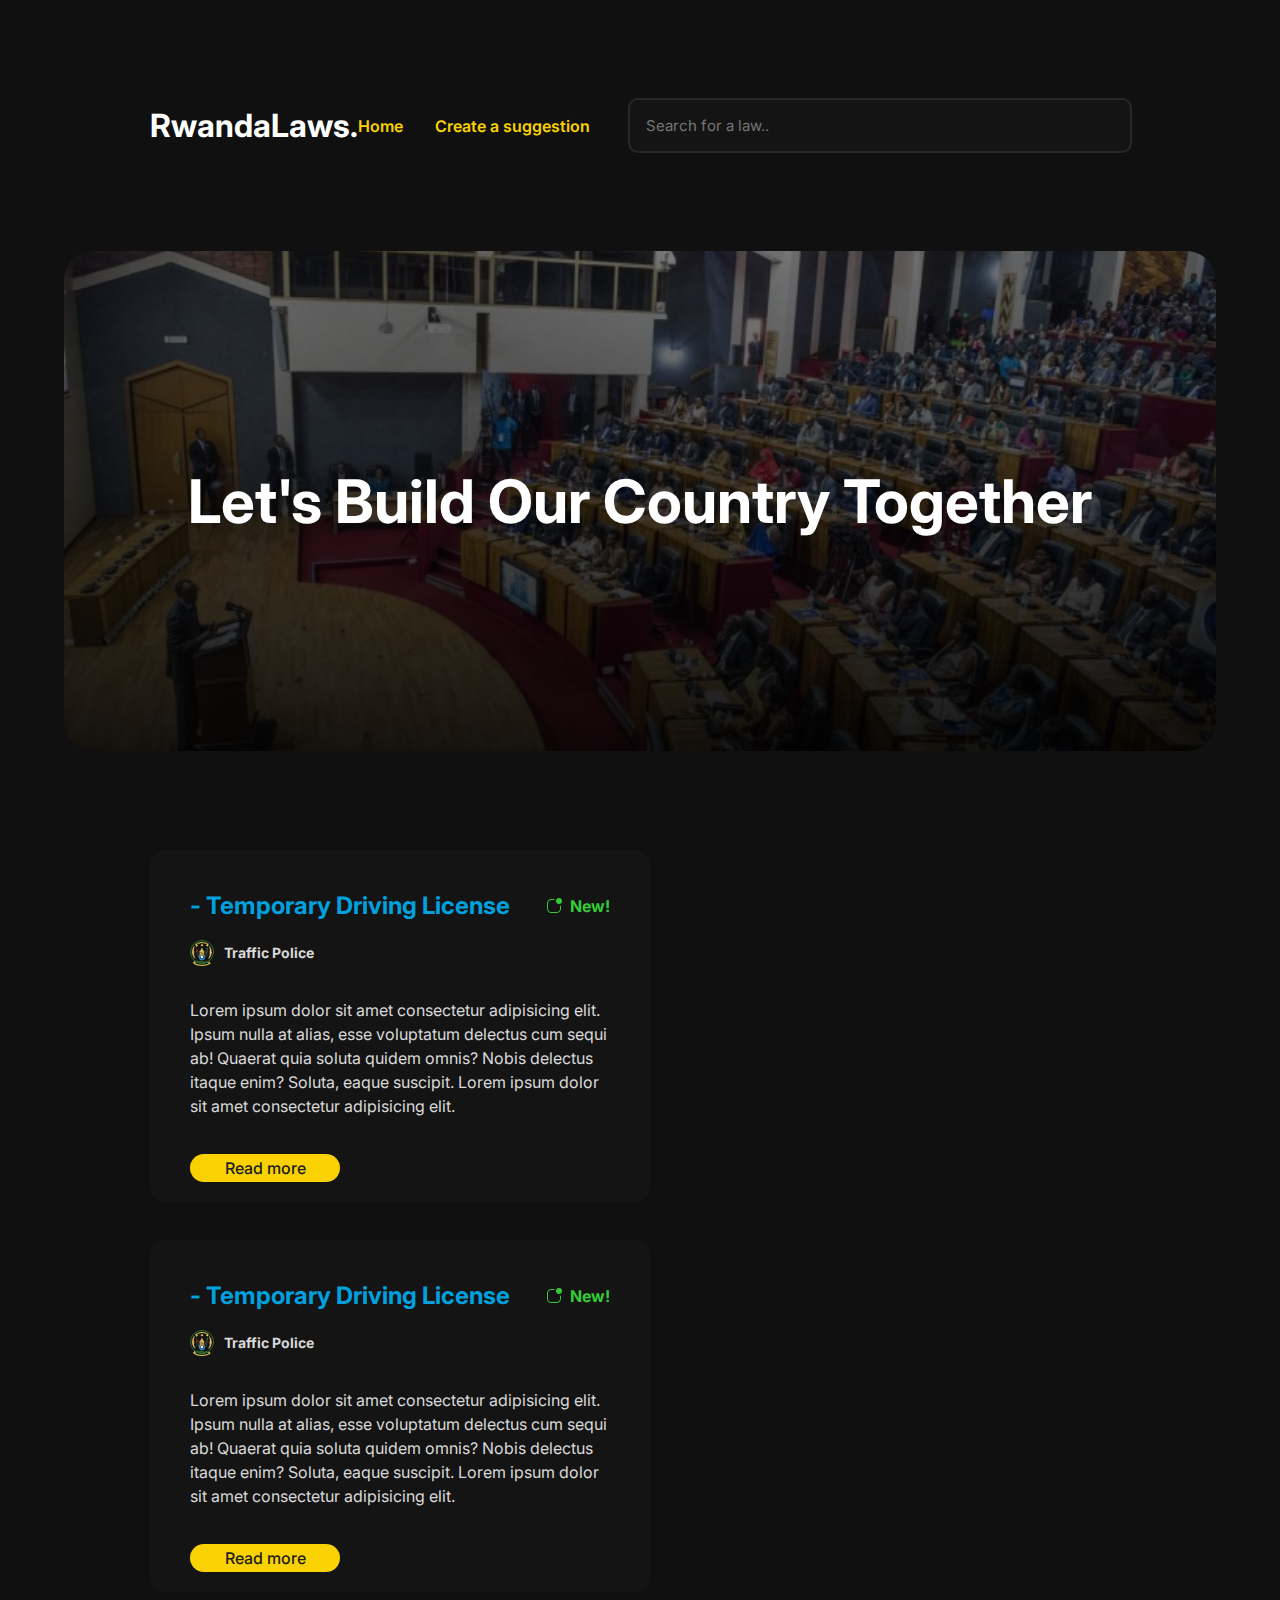
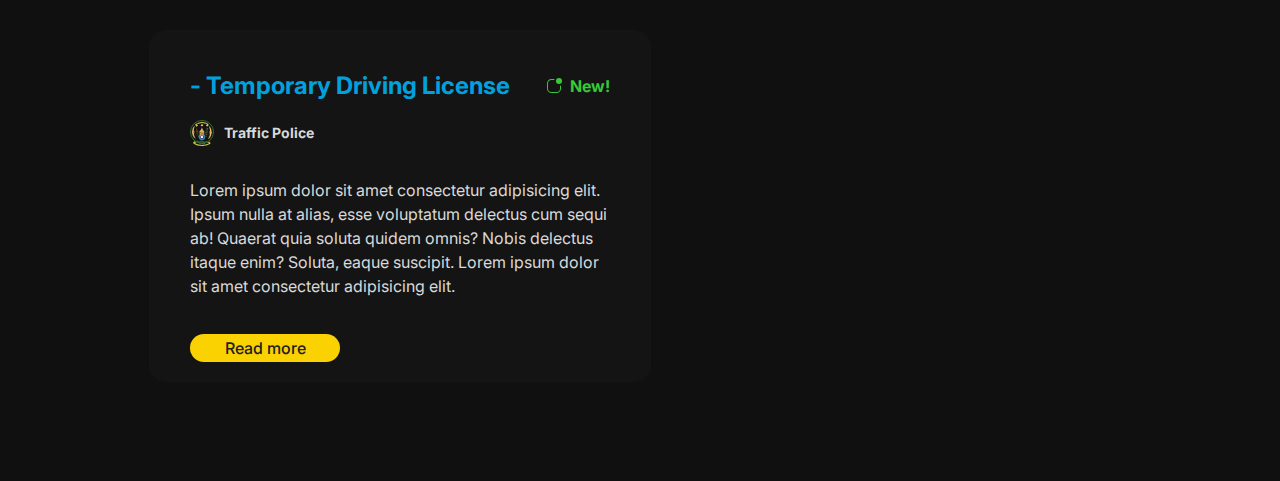
<file: index.html>
<!DOCTYPE html>
<html lang="en">
  <head>
    <meta charset="UTF-8" />
    <meta http-equiv="X-UA-Compatible" content="IE=edge" />
    <meta name="viewport" content="width=device-width, initial-scale=1.0" />
    <title>Document</title>
    <link rel="preconnect" href="https://fonts.googleapis.com" />
    <link rel="preconnect" href="https://fonts.gstatic.com" crossorigin />
    <link
      href="https://fonts.googleapis.com/css2?family=Inter&display=swap"
      rel="stylesheet"
    />

    <link rel="stylesheet" href="./style.css" />
  </head>
  <body>
    <div class="header">
      <div class="heading">
        <h1>RwandaLaws.</h1>
      </div>

      <div class="actions">
        <div class="links">
          
          <a href="index.html">Home</a>
          <a href="proposal.html">Create a suggestion</a>
        </div>
        <input type="search" placeholder="Search for a law.." />
      </div>
    </div>

    <div class="home-images">
     <h1>Let's build our country together</h1>
    </div>
    <div class="cards-container">
      <!-- first card -->
      <div class="law-card">
        <div class="top">
          <div class="title">
            <h1>- Temporary driving license</h1>
            <div class="logo-date">
              <img src="./icons/Coat_of_arms_of_Rwanda.svg" alt="" />
              <h3>Traffic Police</h3>
            </div>
          </div>

          <div class="notification">
            <svg
              xmlns="http://www.w3.org/2000/svg"
              width="16"
              height="16"
              fill="currentColor"
              class="bi bi-app-indicator"
              viewBox="0 0 16 16"
            >
              <path
                d="M5.5 2A3.5 3.5 0 0 0 2 5.5v5A3.5 3.5 0 0 0 5.5 14h5a3.5 3.5 0 0 0 3.5-3.5V8a.5.5 0 0 1 1 0v2.5a4.5 4.5 0 0 1-4.5 4.5h-5A4.5 4.5 0 0 1 1 10.5v-5A4.5 4.5 0 0 1 5.5 1H8a.5.5 0 0 1 0 1H5.5z"
              />
              <path d="M16 3a3 3 0 1 1-6 0 3 3 0 0 1 6 0z" />
            </svg>
            <span>New!</span>
          </div>
        </div>

        <div class="short-description">
          <div class="para">
            <p>
              Lorem ipsum dolor sit amet consectetur adipisicing elit. Ipsum
              nulla at alias, esse voluptatum delectus cum sequi ab! Quaerat
              quia soluta quidem omnis? Nobis delectus itaque enim? Soluta,
              eaque suscipit. Lorem ipsum dolor sit amet consectetur adipisicing
              elit.
            </p>
          </div>

          <div class="button">
            <a href="law.html">Read more</a>
          </div>
        </div>
      </div>
      <!-- first card -->

      <!-- first card -->
      <div class="law-card">
        <div class="top">
          <div class="title">
            <h1>- Temporary driving license</h1>
            <div class="logo-date">
              <img src="./icons/Coat_of_arms_of_Rwanda.svg" alt="" />
              <h3>Traffic Police</h3>
            </div>
          </div>

          <div class="notification">
            <svg
              xmlns="http://www.w3.org/2000/svg"
              width="16"
              height="16"
              fill="currentColor"
              class="bi bi-app-indicator"
              viewBox="0 0 16 16"
            >
              <path
                d="M5.5 2A3.5 3.5 0 0 0 2 5.5v5A3.5 3.5 0 0 0 5.5 14h5a3.5 3.5 0 0 0 3.5-3.5V8a.5.5 0 0 1 1 0v2.5a4.5 4.5 0 0 1-4.5 4.5h-5A4.5 4.5 0 0 1 1 10.5v-5A4.5 4.5 0 0 1 5.5 1H8a.5.5 0 0 1 0 1H5.5z"
              />
              <path d="M16 3a3 3 0 1 1-6 0 3 3 0 0 1 6 0z" />
            </svg>
            <span>New!</span>
          </div>
        </div>

        <div class="short-description">
          <div class="para">
            <p>
              Lorem ipsum dolor sit amet consectetur adipisicing elit. Ipsum
              nulla at alias, esse voluptatum delectus cum sequi ab! Quaerat
              quia soluta quidem omnis? Nobis delectus itaque enim? Soluta,
              eaque suscipit. Lorem ipsum dolor sit amet consectetur adipisicing
              elit.
            </p>
          </div>

          <div class="button">
            <a href="law.html">Read more</a>
          </div>
        </div>
      </div>
      <!-- first card -->

      <!-- first card -->
      <div class="law-card">
        <div class="top">
          <div class="title">
            <h1>- Temporary driving license</h1>
            <div class="logo-date">
              <img src="./icons/Coat_of_arms_of_Rwanda.svg" alt="" />
             <h3>Traffic Police</h3>
            </div>
          </div>

          <div class="notification">
            <svg
              xmlns="http://www.w3.org/2000/svg"
              width="16"
              height="16"
              fill="currentColor"
              class="bi bi-app-indicator"
              viewBox="0 0 16 16"
            >
              <path
                d="M5.5 2A3.5 3.5 0 0 0 2 5.5v5A3.5 3.5 0 0 0 5.5 14h5a3.5 3.5 0 0 0 3.5-3.5V8a.5.5 0 0 1 1 0v2.5a4.5 4.5 0 0 1-4.5 4.5h-5A4.5 4.5 0 0 1 1 10.5v-5A4.5 4.5 0 0 1 5.5 1H8a.5.5 0 0 1 0 1H5.5z"
              />
              <path d="M16 3a3 3 0 1 1-6 0 3 3 0 0 1 6 0z" />
            </svg>
            <span>New!</span>
          </div>
        </div>

        <div class="short-description">
          <div class="para">
            <p>
              Lorem ipsum dolor sit amet consectetur adipisicing elit. Ipsum
              nulla at alias, esse voluptatum delectus cum sequi ab! Quaerat
              quia soluta quidem omnis? Nobis delectus itaque enim? Soluta,
              eaque suscipit. Lorem ipsum dolor sit amet consectetur adipisicing
              elit.
            </p>
          </div>

          <div class="button">
            <a href="law.html">Read more</a>
          </div>
        </div>
      </div>
      <!-- first card -->
    </div>
  </body>
</html>
</file>
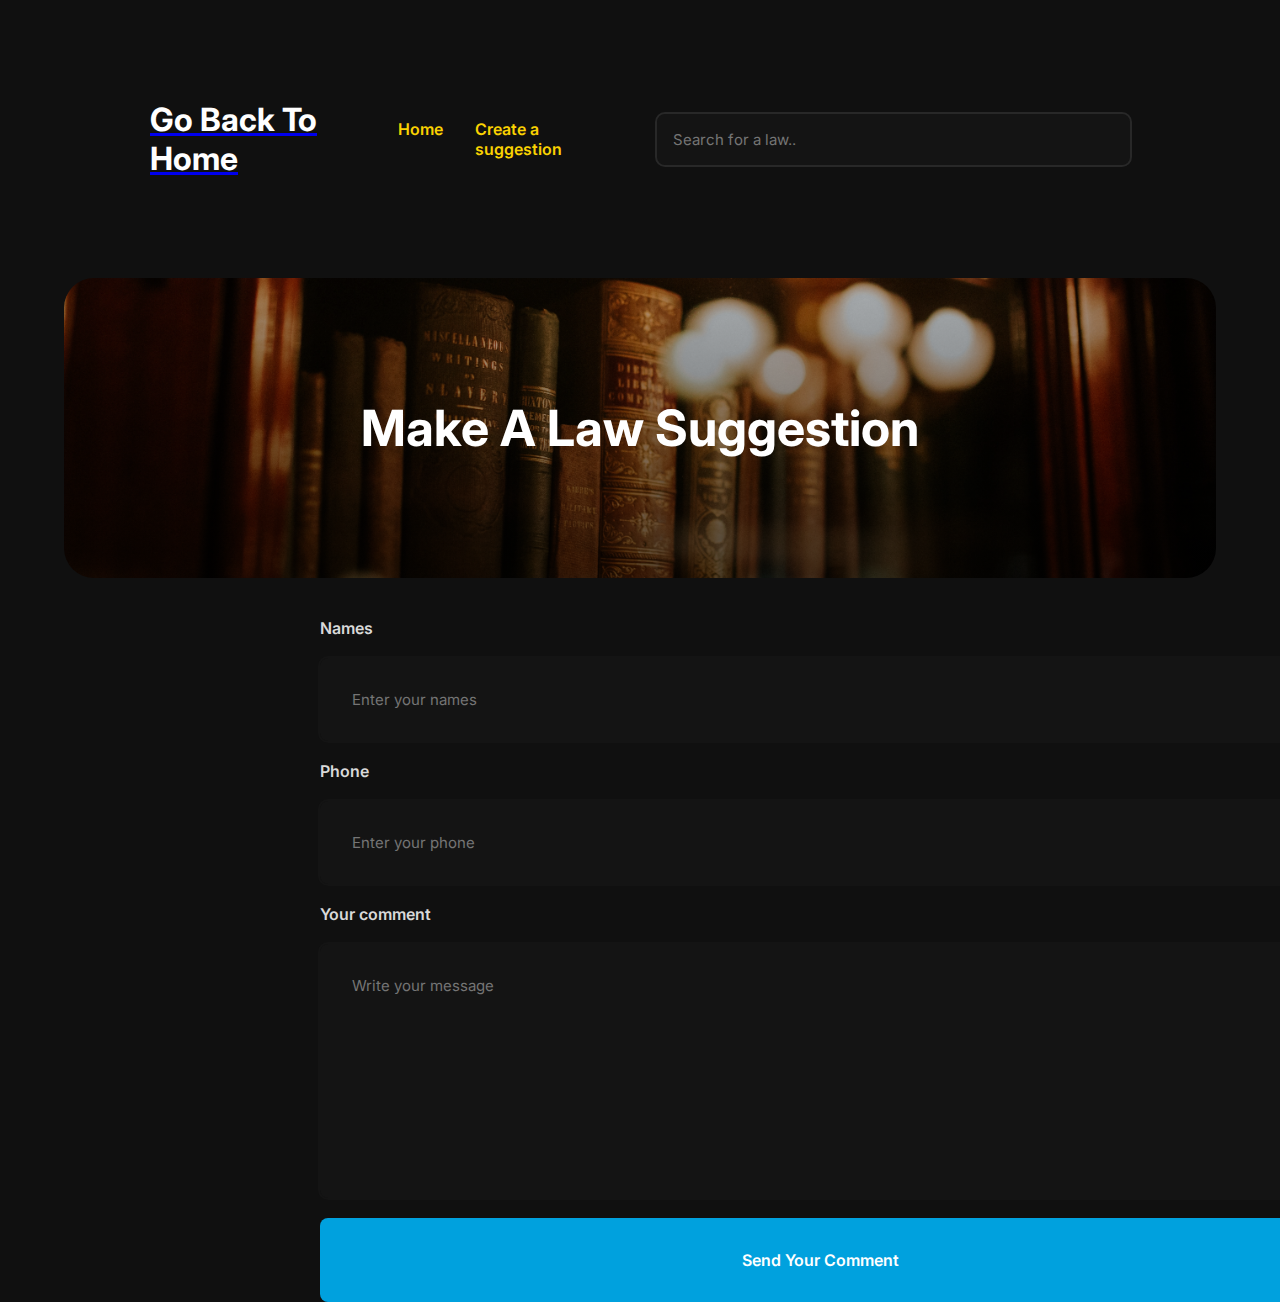
<file: proposal.html>
<!DOCTYPE html>
<html lang="en">
  <head>
    <meta charset="UTF-8" />
    <meta name="viewport" content="width=device-width, initial-scale=1.0" />
    <title>Make suggestion</title>
    <link rel="preconnect" href="https://fonts.googleapis.com" />
    <link rel="preconnect" href="https://fonts.gstatic.com" crossorigin />
    <link
      href="https://fonts.googleapis.com/css2?family=Inter&display=swap"
      rel="stylesheet"
    />

    <link rel="stylesheet" href="./style.css" />
  </head>
  <body>
    <div class="header">
      <div class="heading">
        <a href="index.html">
            <h1>Go Back to Home</h1>
        </a>
        
      </div>

      <div class="actions">
        <div class="links">
          
          <a href="index.html">Home</a>
          <a href="proposal.html">Create a suggestion</a>
        </div>
        <input type="search" placeholder="Search for a law.." />
      </div>
    </div>

    <div class="wrapper">
      <div class="image-container">
        <h2>Make a law suggestion</h2>
      </div>

      <div class="proposal right">
        <form action="">
          <label for="">Names</label>
          <input type="text" placeholder="Enter your names" required />
          <label for="">Phone</label>
          <input type="text" placeholder="Enter your phone" required />
          <label for="">Your comment</label>
          <textarea
            name=""
            id=""
            cols="30"
            rows="10"
            placeholder="Write your message"
            required
          ></textarea>
          <input type="submit" value="Send your comment" class="send-button" />
        </form>
      </div>
    </div>
  </body>
</html>
</file>
<file: style.css>
* {
  margin: 0;
  padding: 0;
  box-sizing: border-box;
}

html {
  font-family: "Inter", sans-serif;
  background-color: #101010;
}

h1 {
  color: #fff;
  text-transform: capitalize;
}

.header {
  display: flex;
  align-items: center;
  justify-content: space-between;
  margin: 100px 150px

}

.header .actions {
  display: flex;
  align-items: center;
  gap: 40px;
}

.header .links{
  color: #fad201;
  display: flex;
  gap: 32px;
}


.header .links a {
  color: #fad201;
  font-weight: 600;
  text-decoration: none;
}

.header input {
  width: 500px;
  padding: 16px;
  border: none;
  border-radius: 8px;
  font-family: "Inter", sans-serif;
  font-size: 15px;
  outline: 2px solid rgb(255, 255, 255, 0.1);
  background-color: #141414;
  transition: all linear 0.2s;
}

.header input:focus {
  outline: 1px solid #00a1de;
  transition: all linear 0.2s;
}

.cards-container {
  display: flex;
  flex-direction: row;
  flex-wrap: wrap;
  gap: 40px;
  width: auto;
  margin: 100px 150px;
}

.law-card {
  background-color: #141414;
  display: flex;
  flex-direction: column;
  width: 500px;
  height: 350px;
  padding: 40px;
  outline: 1px solid #151515;
  border-radius: 15px;
  transition: all linear 0.15s;
}

.law-card:hover {
  box-shadow: 0px 2px 100px rgb(32, 32, 32, 0.04);
  outline: 1px solid rgba(95, 95, 95, 0.2);
  transition: all linear 0.15s;
}

.top {
  display: flex;
  align-items: baseline;
  justify-content: space-between;
  gap: 20px;
  color: rgb(55, 201, 55);
}

.title {
  display: flex;
  flex-direction: column;
  gap: 20px;
}

.title h1 {
  font-size: 24px;
  color: #00a1de;
  text-transform: capitalize;
}

/* emblem */

.logo-date {
  display: flex;
  align-items: center;
  gap: 10px;
}

.logo-date img {
  width: 7%;
}

.title h3 {
  color: #d9d9d9;
  font-size: 14px;
}

.notification {
  display: flex;
  align-items: center;
  gap: 8px;
}

.notification span {
  font-weight: bold;
}

.short-description {
  display: flex;
  flex-direction: column;
  gap: 20px;
  padding-top: 32px;
}

.short-description p {
  color: #d9d9d9;
  font-size: 16px;
  line-height: 150%;
}

.button {
  background-color: #fad201;
  width: 150px;
  padding: 4px;
  display: flex;
  justify-content: center;
  align-items: center;
  gap: 8px;
  border-radius: 16px;
  margin-top: 16px;
  cursor: pointer;
}

.button a {
  text-decoration: none;
  color: #202020;
  font-weight: 500;
}


/* law proposal */

.main-container{
  margin: 50px 150px;
  display: flex;
  gap: 200px;

}

.left{
  width: 50%;
  height: auto;
  display: flex;
  flex-direction: column;
  gap: 30px;
}

.left p{
  color: #d9d9d9;
  line-height: 150%;
  width: 900px;
  text-align: justify;
}

.left .title{
  margin-top: 50px;
  display: flex;
  flex-direction: column;
}

.left .notification{
  color: #d9d9d9;
}

.left .logo-date img{
  width: 100%;
}

.left h1{
  font-size: 32px;
}

.reading-law p{
  font-size: 20px;
  opacity: 0.8;
}

.image{
  width: 900px;
  height: 500px;
}

.image img{
  width: 100%;
  border-radius: 20px;
}

/* right side */

.right{
  display: flex;
  flex-direction: column;
  gap: 32px;
  width: 50%;
}

.right form{
  display: flex;
  flex-direction: column;
  gap: 20px;
}


.right h2{
  color: #00a1de;
  text-transform: capitalize;
}

form label{
  font-weight: 600;
  font-size: 16px;
  color: #d9d9d9;
}

form input, textarea{
  width: 600px;
  padding: 24px;
  border: none;
  background-color: #141414;
  border-radius: 8px;
  outline: 2px solid #141414;
  transition: all linear 0.2s;
  font-size: 15px;
  font-family: 'Inter', sans-serif;
}

form input:focus, textarea:focus{
  outline: 2px solid rgb(0, 161, 222, 0.5);
  transition: all linear 0.2s;
}

form .send-button{
  background-color: #00a1de;
  outline: none;
  color: #fff;
  font-weight: 600;
  font-size: 16px;
  text-transform: capitalize;
  cursor: pointer;
}
/* right side */


/* suggestion */


.image-container{
  background: linear-gradient(rgba(0,0,0,0.2),rgba(0,0,0,0.6)) ,url(./images/laws.jpg);
  background-position: center;
  background-size: cover;
  width: 90%;
  height: 300px;
  display: flex;
  align-items: center;
  justify-content: center;
  border-radius: 30px;
  margin: 0 auto;
}



.image-container h2{
  color: #fff;
  font-size: 50px;
  text-align: center;
  text-transform: capitalize;
}


.proposal form input,
.proposal form textarea
{
  width: 1000px;
  padding: 32px;
}

.wrapper{
  display: flex;
  flex-direction: column;
  align-items: center;
  justify-content: center;
  gap: 40px;
}
/* suggestion */

/* home images */

.home-images{
  background: linear-gradient(rgba(0,0,0,0.5),rgba(0,0,0,0.9)) ,url(./images/parliament1.jpg);
  background-position: center;
  background-size: cover;
  width: 90%;
  height: 500px;
  display: flex;
  align-items: center;
  justify-content: center;
  border-radius: 30px;
  margin: 0 auto;
}

.home-images h1{
  color: #fff;
  font-size: 60px;
}
/* home images */
</file>
